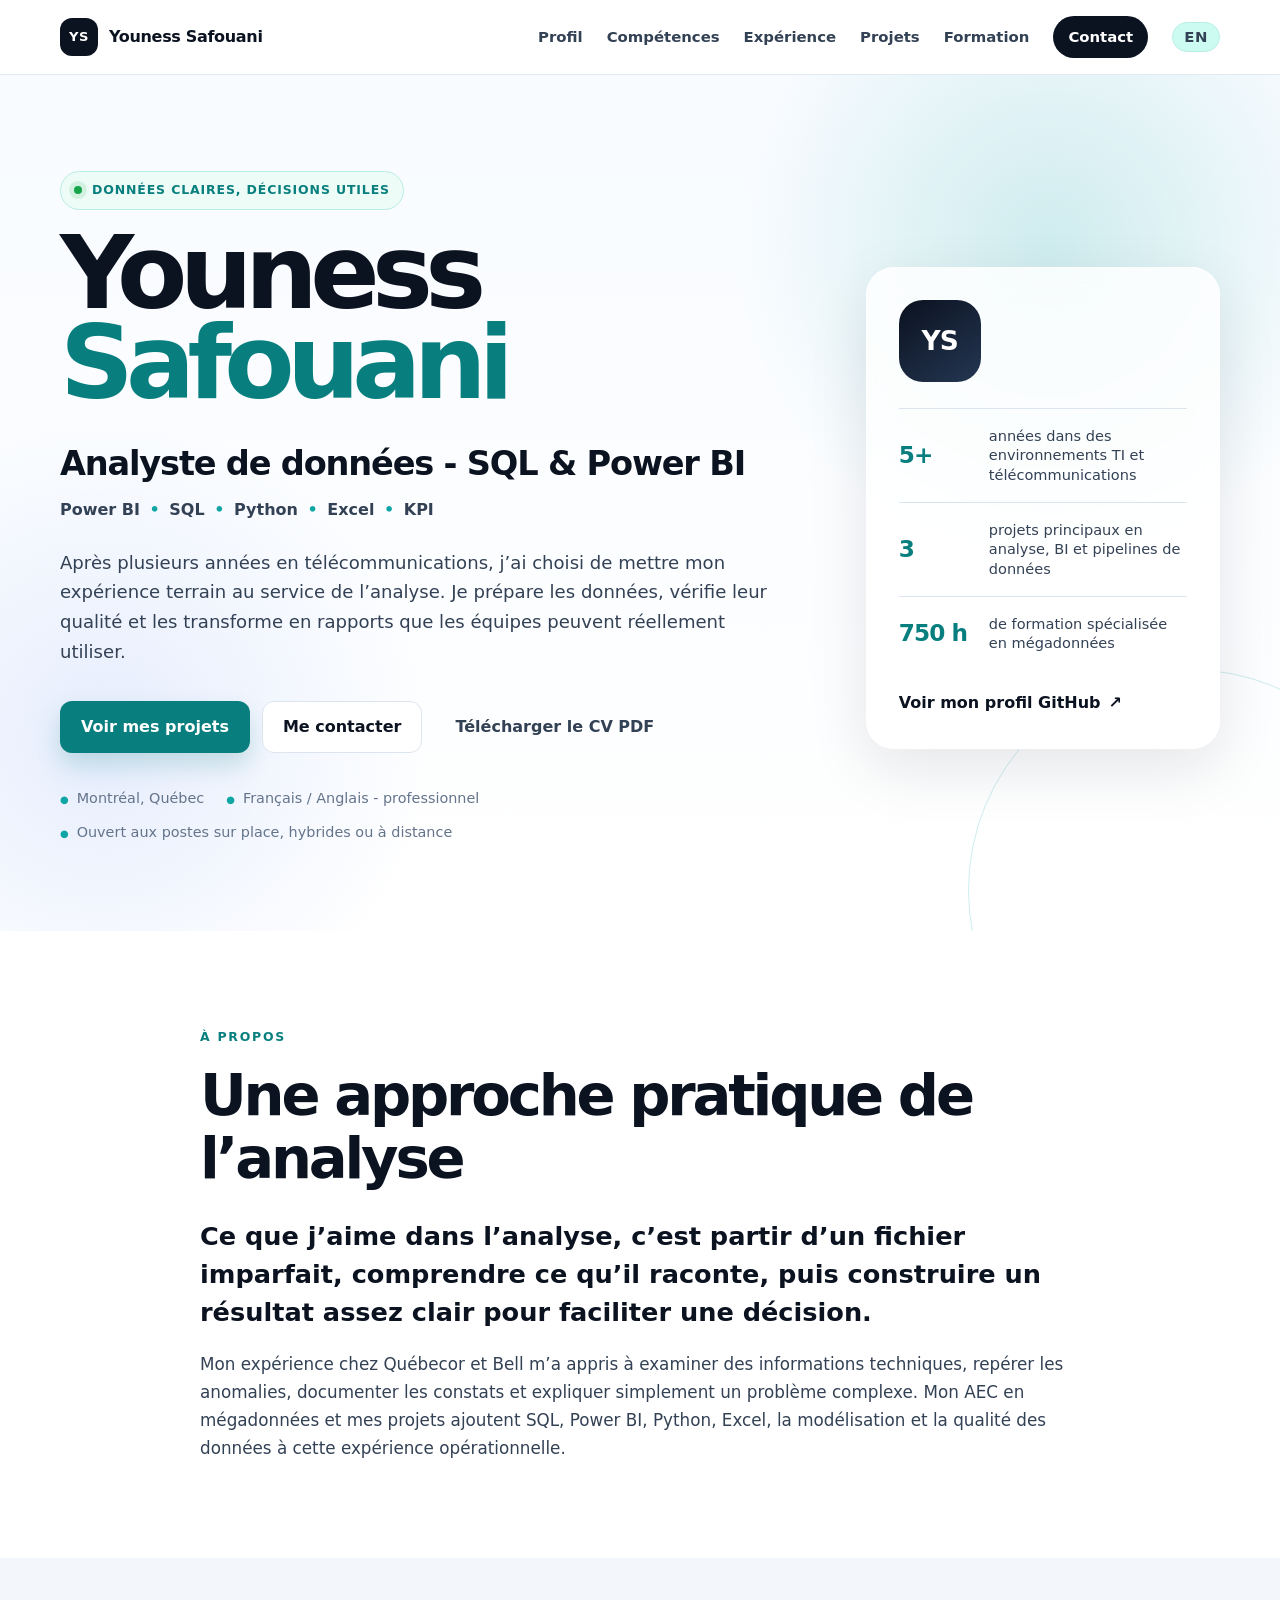
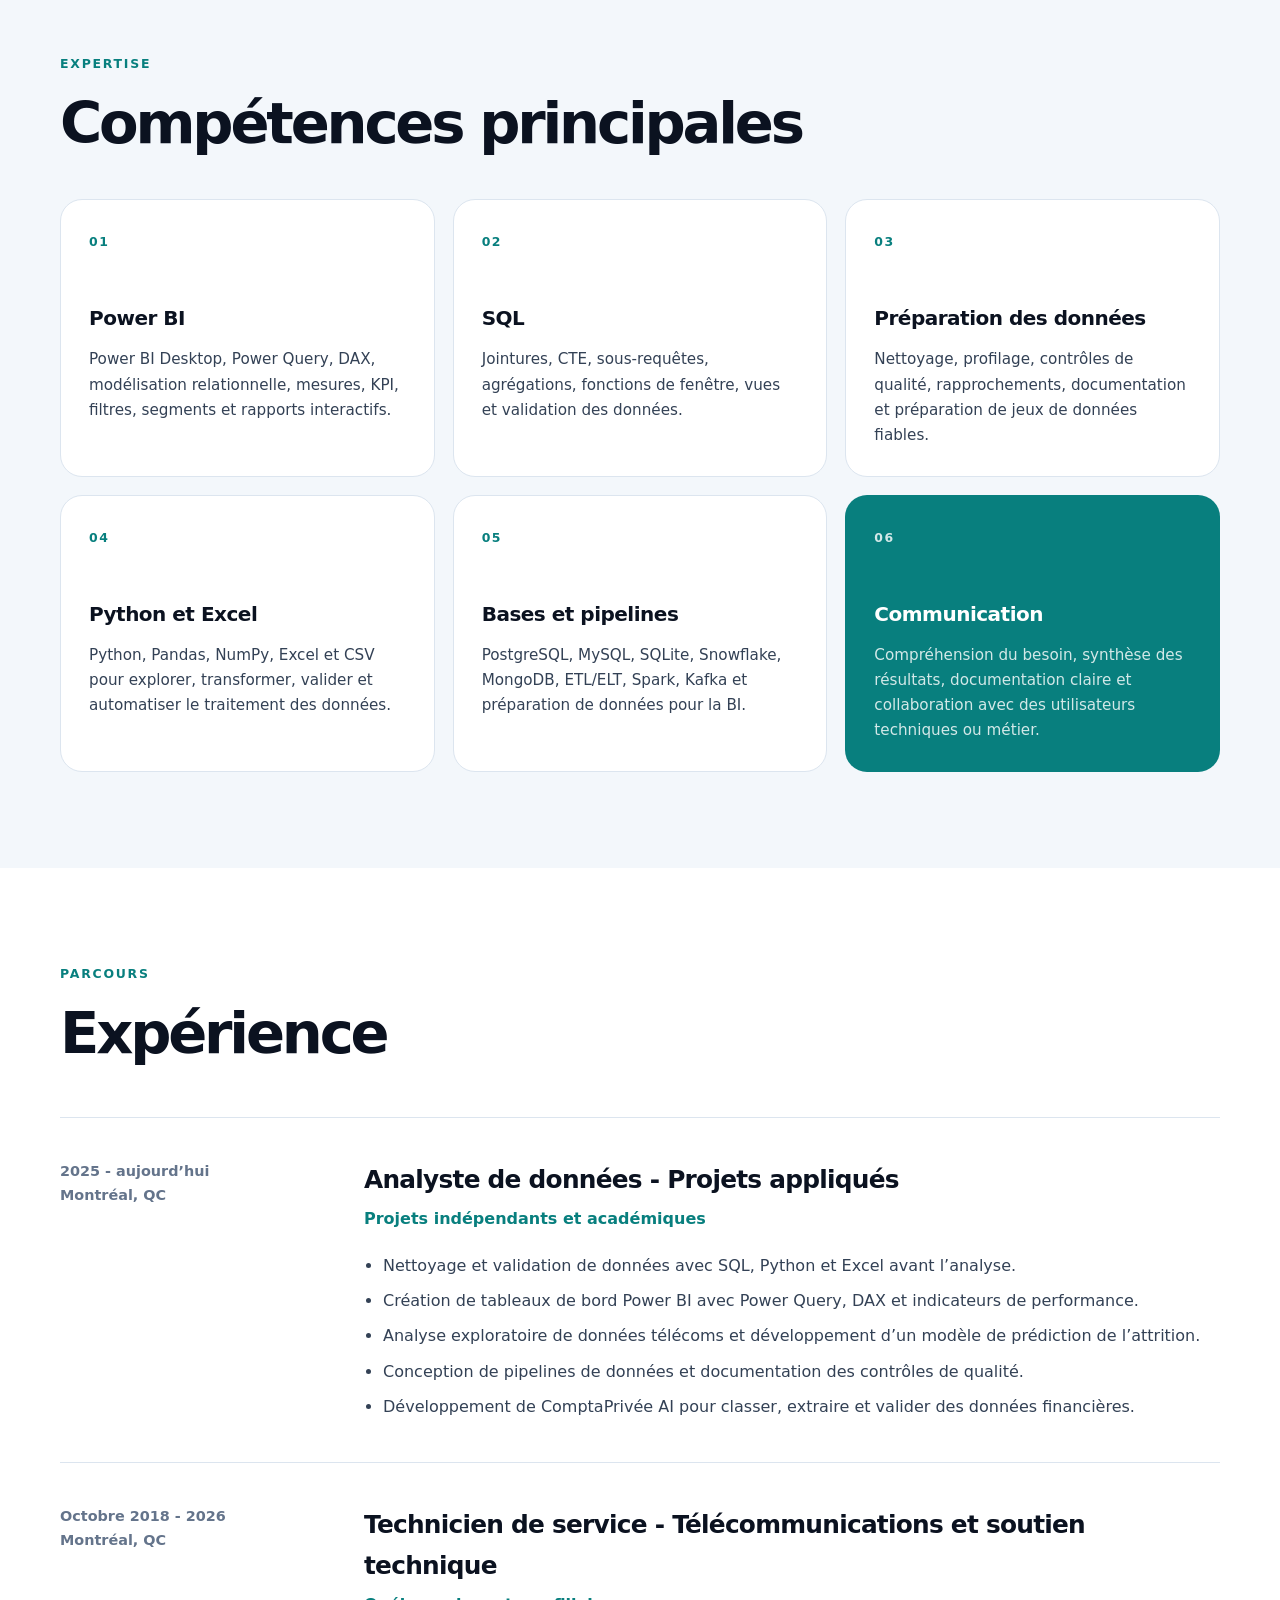
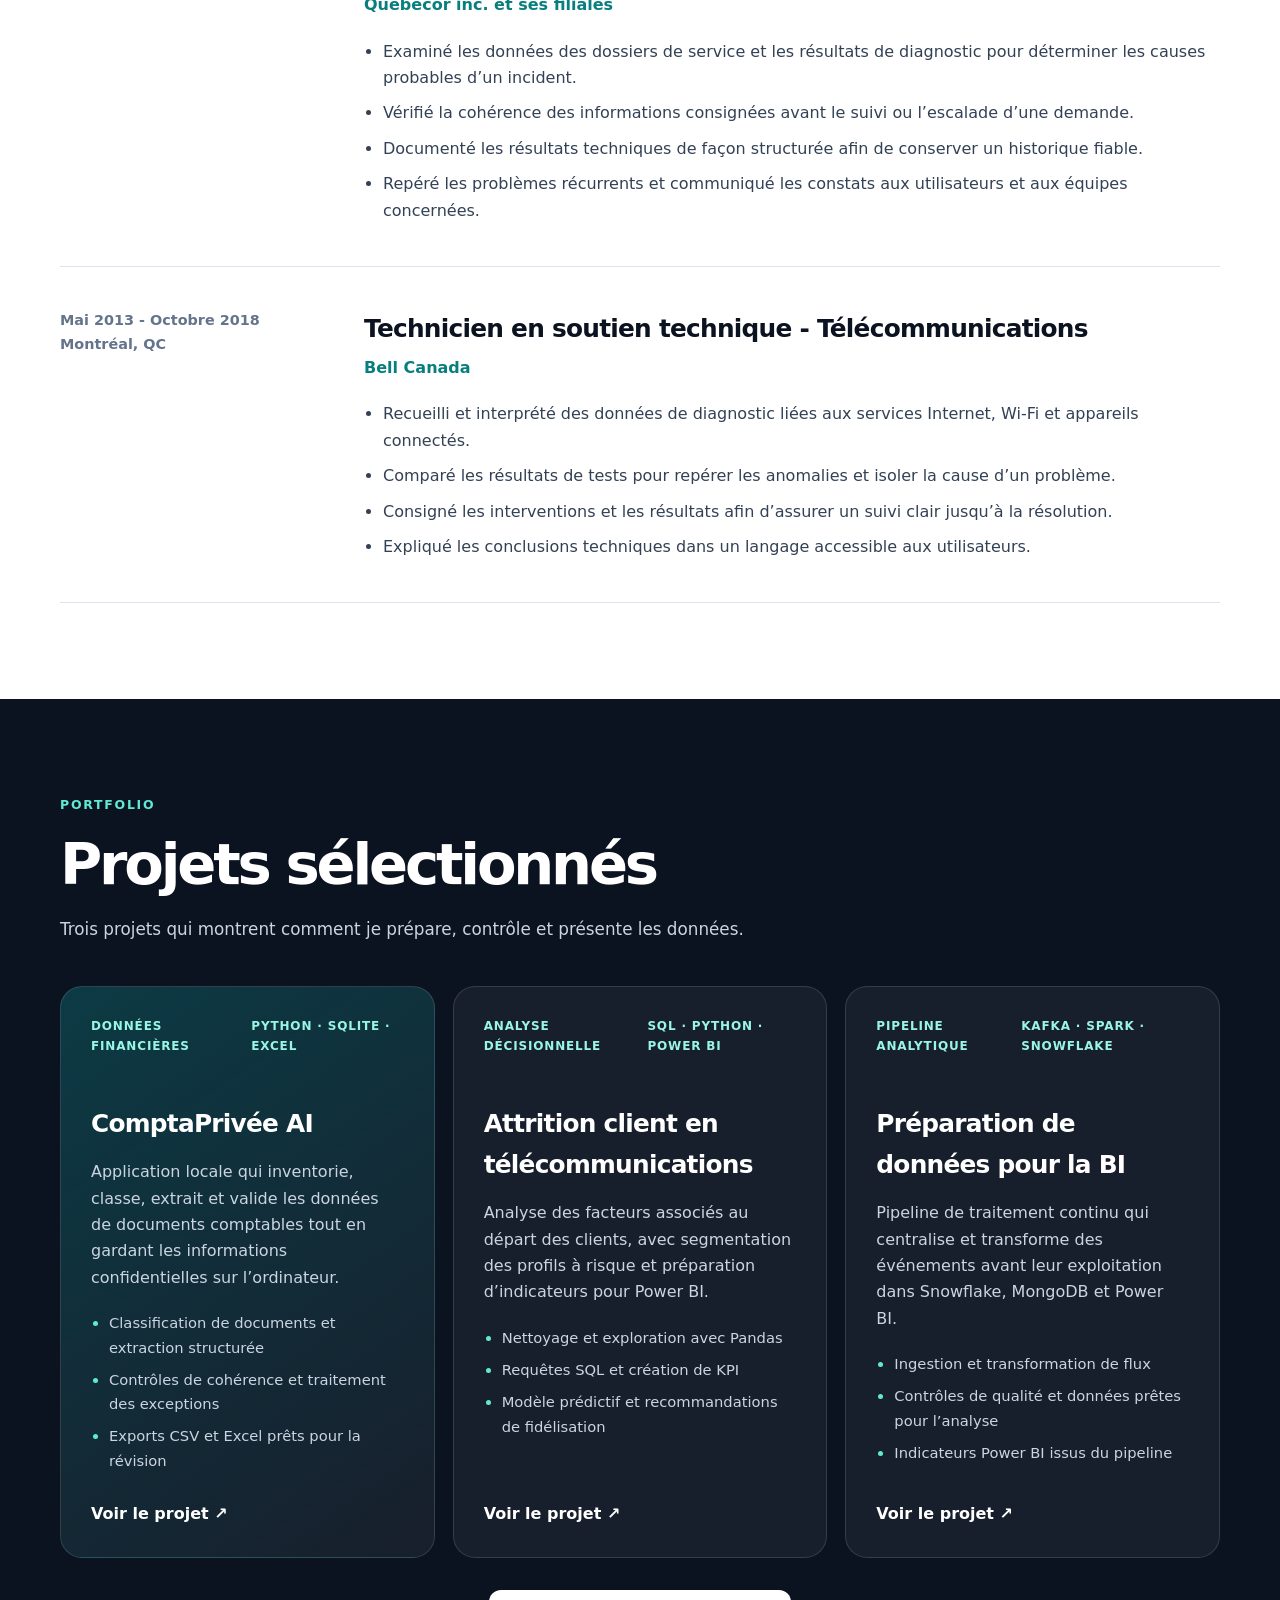
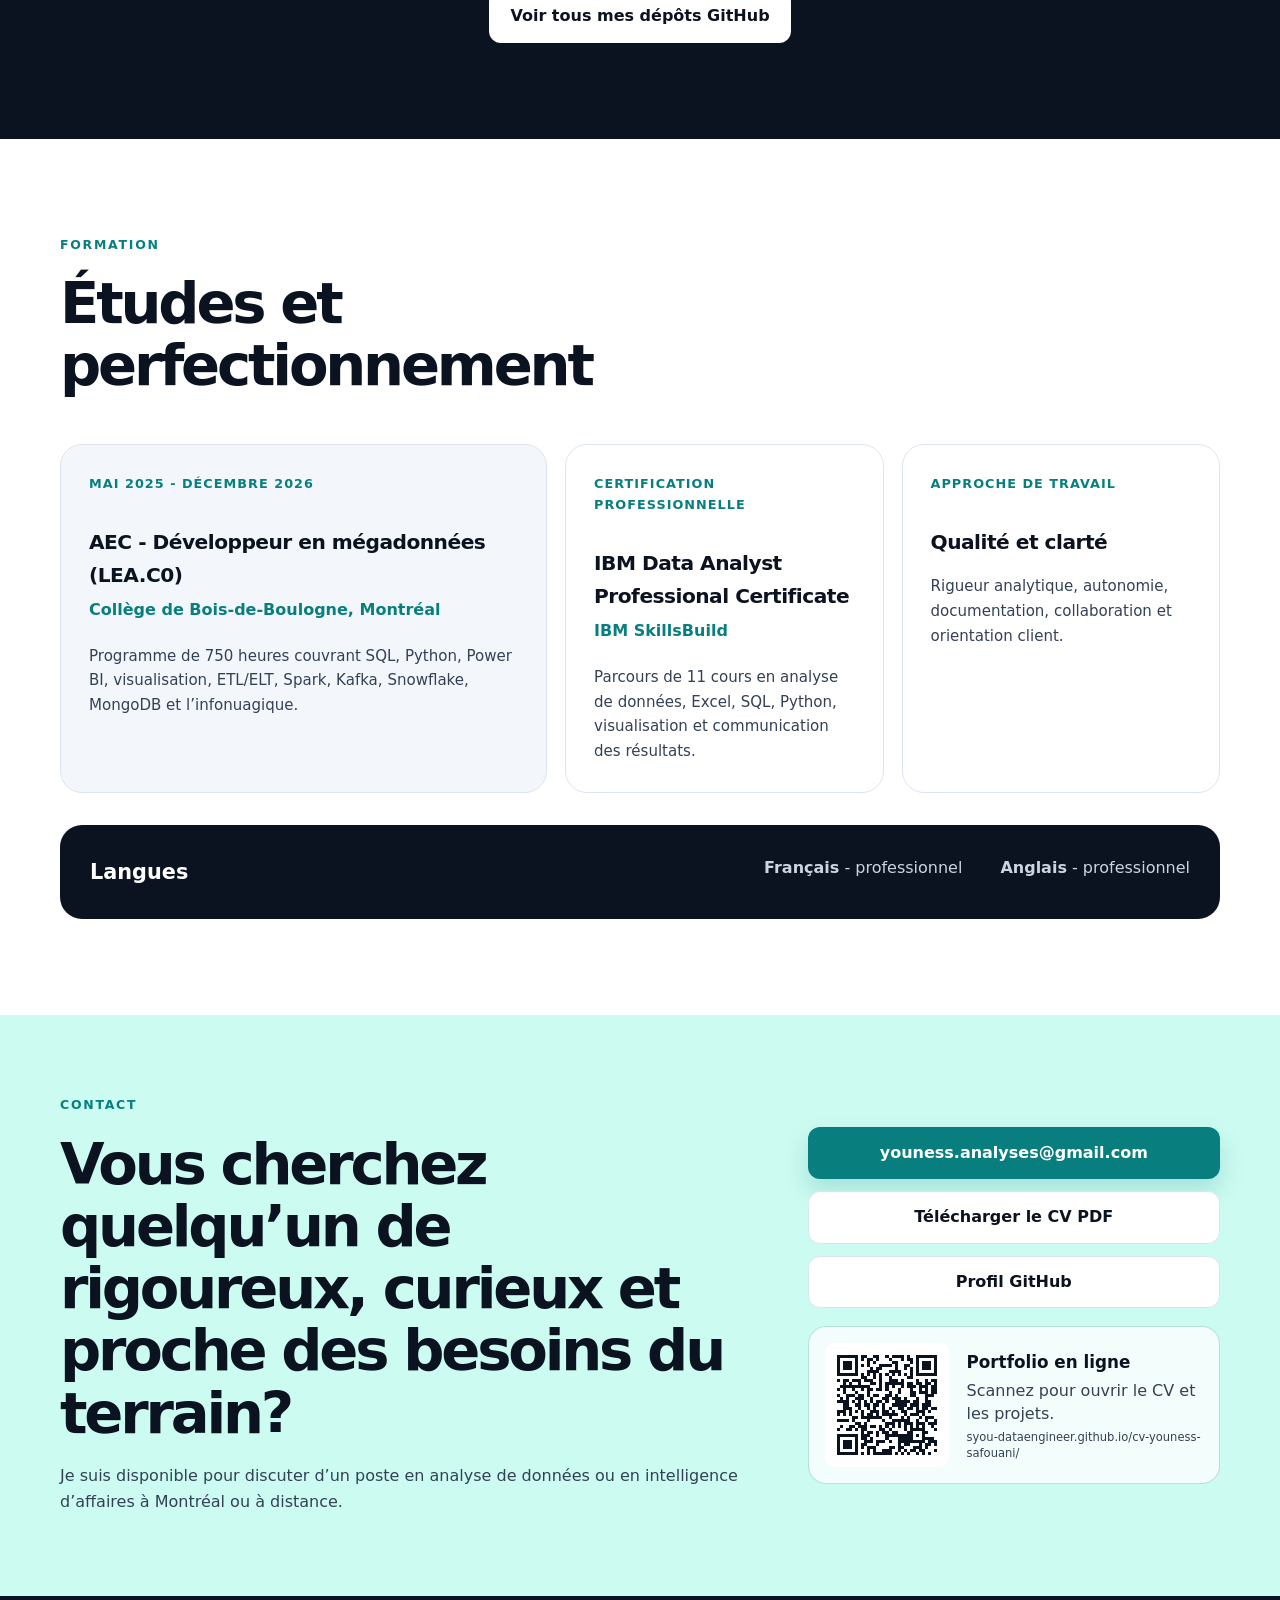
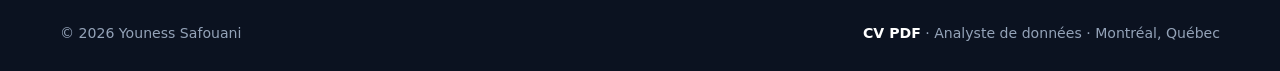
<file: index.html>
<!doctype html>
<html lang="fr-CA">
<head>
  <meta charset="utf-8">
  <meta name="viewport" content="width=device-width, initial-scale=1">
  <meta name="description" content="Portfolio de Youness Safouani, analyste de données à Montréal spécialisé en SQL, Power BI, Python et qualité des données.">
  <meta name="author" content="Youness Safouani">
  <meta name="theme-color" content="#0b1220">
  <meta property="og:title" content="Youness Safouani | Analyste de données">
  <meta property="og:description" content="SQL, Power BI, Python, Excel, KPI et projets d’analyse appliquée.">
  <meta property="og:type" content="website">
  <meta property="og:url" content="https://syou-dataengineer.github.io/cv-youness-safouani/">
  <meta property="og:locale" content="fr_CA">
  <meta property="og:locale:alternate" content="en_CA">
  <link rel="canonical" href="https://syou-dataengineer.github.io/cv-youness-safouani/">
  <link rel="alternate" hreflang="fr-CA" href="https://syou-dataengineer.github.io/cv-youness-safouani/">
  <link rel="alternate" hreflang="en-CA" href="https://syou-dataengineer.github.io/cv-youness-safouani/en.html">
  <link rel="alternate" hreflang="x-default" href="https://syou-dataengineer.github.io/cv-youness-safouani/">
  <link rel="icon" href="favicon.svg" type="image/svg+xml">
  <title>Youness Safouani | Analyste de données</title>
  <link rel="stylesheet" href="styles.css?v=20261112-data-analyst">
  <script type="application/ld+json">
  {
    "@context": "https://schema.org",
    "@type": "Person",
    "name": "Youness Safouani",
    "jobTitle": "Analyste de données",
    "email": "mailto:youness.analyses@gmail.com",
    "address": {
      "@type": "PostalAddress",
      "addressLocality": "Montréal",
      "addressRegion": "QC",
      "addressCountry": "CA"
    },
    "sameAs": [
      "https://github.com/SYou-dataengineer",
      "https://www.linkedin.com/in/yousef-sifawi-9a0787427"
    ]
  }
  </script>
</head>
<body>
  <a class="skip-link" href="#contenu">Aller au contenu</a>

  <header class="site-header">
    <nav class="nav container" aria-label="Navigation principale">
      <a class="brand" href="#accueil" aria-label="Accueil">
        <span class="brand-mark">YS</span>
        <span>Youness Safouani</span>
      </a>
      <div class="mobile-actions" aria-label="Langue et menu">
        <a class="language-switch language-switch-mobile" href="en.html" lang="en" hreflang="en-CA" aria-label="View the English version">EN</a>
        <button class="menu-button" type="button" aria-expanded="false" aria-controls="menu">
          <span class="sr-only">Ouvrir le menu</span>
          <span></span><span></span><span></span>
        </button>
      </div>
      <div class="nav-links" id="menu">
        <a href="#profil">Profil</a>
        <a href="#competences">Compétences</a>
        <a href="#experience">Expérience</a>
        <a href="#projets">Projets</a>
        <a href="#formation">Formation</a>
        <a class="nav-cta" href="#contact">Contact</a>
        <a class="language-switch" href="en.html" lang="en" hreflang="en-CA" aria-label="View the English version">EN</a>
      </div>
    </nav>
  </header>

  <main id="contenu">
    <section class="hero" id="accueil">
      <div class="container hero-grid">
        <div class="hero-copy">
          <p class="eyebrow"><span class="status-dot"></span> Données claires, décisions utiles</p>
          <h1>Youness<br><span>Safouani</span></h1>
          <p class="hero-role">Analyste de données - SQL &amp; Power BI</p>
          <p class="hero-tools">Power BI <span>•</span> SQL <span>•</span> Python <span>•</span> Excel <span>•</span> KPI</p>
          <p class="hero-summary">
            Après plusieurs années en télécommunications, j’ai choisi de mettre mon expérience terrain
            au service de l’analyse. Je prépare les données, vérifie leur qualité et les transforme en
            rapports que les équipes peuvent réellement utiliser.
          </p>
          <div class="hero-actions">
            <a class="button button-primary" href="#projets">Voir mes projets</a>
            <a class="button button-secondary" href="mailto:youness.analyses@gmail.com">Me contacter</a>
            <a class="button button-ghost" href="cv-youness-safouani-fr.pdf" download>Télécharger le CV PDF</a>
          </div>
          <div class="quick-info" aria-label="Informations principales">
            <span>Montréal, Québec</span>
            <span>Français / Anglais - professionnel</span>
            <span>Ouvert aux postes sur place, hybrides ou à distance</span>
          </div>
        </div>

        <aside class="hero-card" aria-label="Résumé professionnel">
          <div class="initials" aria-hidden="true">YS</div>
          <div class="metric">
            <strong>5+</strong>
            <span>années dans des environnements TI et télécommunications</span>
          </div>
          <div class="metric">
            <strong>3</strong>
            <span>projets principaux en analyse, BI et pipelines de données</span>
          </div>
          <div class="metric">
            <strong>750 h</strong>
            <span>de formation spécialisée en mégadonnées</span>
          </div>
          <a class="github-link" href="https://github.com/SYou-dataengineer" target="_blank" rel="noopener">
            Voir mon profil GitHub <span aria-hidden="true">↗</span>
          </a>
        </aside>
      </div>
    </section>

    <section class="section" id="profil">
      <div class="container narrow">
        <p class="section-kicker">À propos</p>
        <h2>Une approche pratique de l’analyse</h2>
        <p class="lead">
          Ce que j’aime dans l’analyse, c’est partir d’un fichier imparfait, comprendre ce qu’il raconte,
          puis construire un résultat assez clair pour faciliter une décision.
        </p>
        <p>
          Mon expérience chez Québecor et Bell m’a appris à examiner des informations techniques,
          repérer les anomalies, documenter les constats et expliquer simplement un problème complexe.
          Mon AEC en mégadonnées et mes projets ajoutent SQL, Power BI, Python, Excel, la modélisation
          et la qualité des données à cette expérience opérationnelle.
        </p>
      </div>
    </section>

    <section class="section section-tinted" id="competences">
      <div class="container">
        <p class="section-kicker">Expertise</p>
        <h2>Compétences principales</h2>
        <div class="skills-grid">
          <article class="skill-card">
            <span class="card-number">01</span>
            <h3>Power BI</h3>
            <p>Power BI Desktop, Power Query, DAX, modélisation relationnelle, mesures, KPI, filtres, segments et rapports interactifs.</p>
          </article>
          <article class="skill-card">
            <span class="card-number">02</span>
            <h3>SQL</h3>
            <p>Jointures, CTE, sous-requêtes, agrégations, fonctions de fenêtre, vues et validation des données.</p>
          </article>
          <article class="skill-card">
            <span class="card-number">03</span>
            <h3>Préparation des données</h3>
            <p>Nettoyage, profilage, contrôles de qualité, rapprochements, documentation et préparation de jeux de données fiables.</p>
          </article>
          <article class="skill-card">
            <span class="card-number">04</span>
            <h3>Python et Excel</h3>
            <p>Python, Pandas, NumPy, Excel et CSV pour explorer, transformer, valider et automatiser le traitement des données.</p>
          </article>
          <article class="skill-card">
            <span class="card-number">05</span>
            <h3>Bases et pipelines</h3>
            <p>PostgreSQL, MySQL, SQLite, Snowflake, MongoDB, ETL/ELT, Spark, Kafka et préparation de données pour la BI.</p>
          </article>
          <article class="skill-card accent-card">
            <span class="card-number">06</span>
            <h3>Communication</h3>
            <p>Compréhension du besoin, synthèse des résultats, documentation claire et collaboration avec des utilisateurs techniques ou métier.</p>
          </article>
        </div>
      </div>
    </section>

    <section class="section" id="experience">
      <div class="container">
        <p class="section-kicker">Parcours</p>
        <h2>Expérience</h2>
        <div class="timeline">
          <article class="timeline-item">
            <div class="timeline-meta">
              <span>2025 - aujourd’hui</span>
              <span>Montréal, QC</span>
            </div>
            <div class="timeline-content">
              <h3>Analyste de données - Projets appliqués</h3>
              <p class="organization">Projets indépendants et académiques</p>
              <ul>
                <li>Nettoyage et validation de données avec SQL, Python et Excel avant l’analyse.</li>
                <li>Création de tableaux de bord Power BI avec Power Query, DAX et indicateurs de performance.</li>
                <li>Analyse exploratoire de données télécoms et développement d’un modèle de prédiction de l’attrition.</li>
                <li>Conception de pipelines de données et documentation des contrôles de qualité.</li>
                <li>Développement de ComptaPrivée AI pour classer, extraire et valider des données financières.</li>
              </ul>
            </div>
          </article>

          <article class="timeline-item">
            <div class="timeline-meta">
              <span>Octobre 2018 - 2026</span>
              <span>Montréal, QC</span>
            </div>
            <div class="timeline-content">
              <h3>Technicien de service - Télécommunications et soutien technique</h3>
              <p class="organization">Québecor inc. et ses filiales</p>
              <ul>
                <li>Examiné les données des dossiers de service et les résultats de diagnostic pour déterminer les causes probables d’un incident.</li>
                <li>Vérifié la cohérence des informations consignées avant le suivi ou l’escalade d’une demande.</li>
                <li>Documenté les résultats techniques de façon structurée afin de conserver un historique fiable.</li>
                <li>Repéré les problèmes récurrents et communiqué les constats aux utilisateurs et aux équipes concernées.</li>
              </ul>
            </div>
          </article>

          <article class="timeline-item">
            <div class="timeline-meta">
              <span>Mai 2013 - Octobre 2018</span>
              <span>Montréal, QC</span>
            </div>
            <div class="timeline-content">
              <h3>Technicien en soutien technique - Télécommunications</h3>
              <p class="organization">Bell Canada</p>
              <ul>
                <li>Recueilli et interprété des données de diagnostic liées aux services Internet, Wi-Fi et appareils connectés.</li>
                <li>Comparé les résultats de tests pour repérer les anomalies et isoler la cause d’un problème.</li>
                <li>Consigné les interventions et les résultats afin d’assurer un suivi clair jusqu’à la résolution.</li>
                <li>Expliqué les conclusions techniques dans un langage accessible aux utilisateurs.</li>
              </ul>
            </div>
          </article>
        </div>
      </div>
    </section>

    <section class="section section-dark" id="projets">
      <div class="container">
        <p class="section-kicker">Portfolio</p>
        <h2>Projets sélectionnés</h2>
        <p class="section-intro">Trois projets qui montrent comment je prépare, contrôle et présente les données.</p>
        <div class="projects-grid">
          <article class="project-card featured">
            <div class="project-topline">
              <span>Données financières</span>
              <span>Python · SQLite · Excel</span>
            </div>
            <h3>ComptaPrivée AI</h3>
            <p>Application locale qui inventorie, classe, extrait et valide les données de documents comptables tout en gardant les informations confidentielles sur l’ordinateur.</p>
            <ul class="project-highlights">
              <li>Classification de documents et extraction structurée</li>
              <li>Contrôles de cohérence et traitement des exceptions</li>
              <li>Exports CSV et Excel prêts pour la révision</li>
            </ul>
            <a href="https://github.com/SYou-dataengineer/comptaprivee-ai" target="_blank" rel="noopener">Voir le projet <span aria-hidden="true">↗</span></a>
          </article>

          <article class="project-card">
            <div class="project-topline">
              <span>Analyse décisionnelle</span>
              <span>SQL · Python · Power BI</span>
            </div>
            <h3>Attrition client en télécommunications</h3>
            <p>Analyse des facteurs associés au départ des clients, avec segmentation des profils à risque et préparation d’indicateurs pour Power BI.</p>
            <ul class="project-highlights">
              <li>Nettoyage et exploration avec Pandas</li>
              <li>Requêtes SQL et création de KPI</li>
              <li>Modèle prédictif et recommandations de fidélisation</li>
            </ul>
            <a href="https://github.com/SYou-dataengineer/telecom-churn-analysis" target="_blank" rel="noopener">Voir le projet <span aria-hidden="true">↗</span></a>
          </article>

          <article class="project-card">
            <div class="project-topline">
              <span>Pipeline analytique</span>
              <span>Kafka · Spark · Snowflake</span>
            </div>
            <h3>Préparation de données pour la BI</h3>
            <p>Pipeline de traitement continu qui centralise et transforme des événements avant leur exploitation dans Snowflake, MongoDB et Power BI.</p>
            <ul class="project-highlights">
              <li>Ingestion et transformation de flux</li>
              <li>Contrôles de qualité et données prêtes pour l’analyse</li>
              <li>Indicateurs Power BI issus du pipeline</li>
            </ul>
            <a href="https://github.com/SYou-dataengineer/kafka-stream-processing-project" target="_blank" rel="noopener">Voir le projet <span aria-hidden="true">↗</span></a>
          </article>
        </div>
        <div class="section-action">
          <a class="button button-light" href="https://github.com/SYou-dataengineer?tab=repositories" target="_blank" rel="noopener">Voir tous mes dépôts GitHub</a>
        </div>
      </div>
    </section>

    <section class="section" id="formation">
      <div class="container">
        <p class="section-kicker">Formation</p>
        <h2>Études et perfectionnement</h2>
        <div class="education-grid">
          <article class="education-card primary-education">
            <p class="education-date">Mai 2025 - Décembre 2026</p>
            <h3>AEC - Développeur en mégadonnées (LEA.C0)</h3>
            <p class="organization">Collège de Bois-de-Boulogne, Montréal</p>
            <p>Programme de 750 heures couvrant SQL, Python, Power BI, visualisation, ETL/ELT, Spark, Kafka, Snowflake, MongoDB et l’infonuagique.</p>
          </article>
          <article class="education-card">
            <p class="education-date">Certification professionnelle</p>
            <h3>IBM Data Analyst Professional Certificate</h3>
            <p class="organization">IBM SkillsBuild</p>
            <p>Parcours de 11 cours en analyse de données, Excel, SQL, Python, visualisation et communication des résultats.</p>
          </article>
          <article class="education-card">
            <p class="education-date">Approche de travail</p>
            <h3>Qualité et clarté</h3>
            <p>Rigueur analytique, autonomie, documentation, collaboration et orientation client.</p>
          </article>
        </div>

        <div class="languages">
          <h3>Langues</h3>
          <div>
            <span><strong>Français</strong> - professionnel</span>
            <span><strong>Anglais</strong> - professionnel</span>
          </div>
        </div>
      </div>
    </section>

    <section class="contact-section" id="contact">
      <div class="container contact-inner">
        <div>
          <p class="section-kicker">Contact</p>
          <h2>Vous cherchez quelqu’un de rigoureux, curieux et proche des besoins du terrain?</h2>
          <p>Je suis disponible pour discuter d’un poste en analyse de données ou en intelligence d’affaires à Montréal ou à distance.</p>
        </div>
        <div class="contact-panel">
          <div class="contact-actions">
            <a class="button button-primary" href="mailto:youness.analyses@gmail.com">youness.analyses@gmail.com</a>
            <a class="button button-secondary" href="cv-youness-safouani-fr.pdf" download>Télécharger le CV PDF</a>
            <a class="button button-secondary" href="https://github.com/SYou-dataengineer" target="_blank" rel="noopener">Profil GitHub</a>
          </div>
          <a class="qr-card" href="https://syou-dataengineer.github.io/cv-youness-safouani/" aria-label="Ouvrir le portfolio de Youness Safouani">
            <img class="qr-image" src="qr-portfolio.svg" alt="QR code vers le portfolio de Youness Safouani" width="124" height="124">
            <span class="qr-copy">
              <strong>Portfolio en ligne</strong>
              <span>Scannez pour ouvrir le CV et les projets.</span>
              <small>syou-dataengineer.github.io/cv-youness-safouani/</small>
            </span>
          </a>
        </div>
      </div>
    </section>
  </main>

  <footer>
    <div class="container footer-inner">
      <p>© <span id="year">2026</span> Youness Safouani</p>
      <p><a class="footer-link" href="cv-youness-safouani-fr.pdf" download>CV PDF</a> · Analyste de données · Montréal, Québec</p>
    </div>
  </footer>

  <script src="script.js"></script>
</body>
</html>
</file>
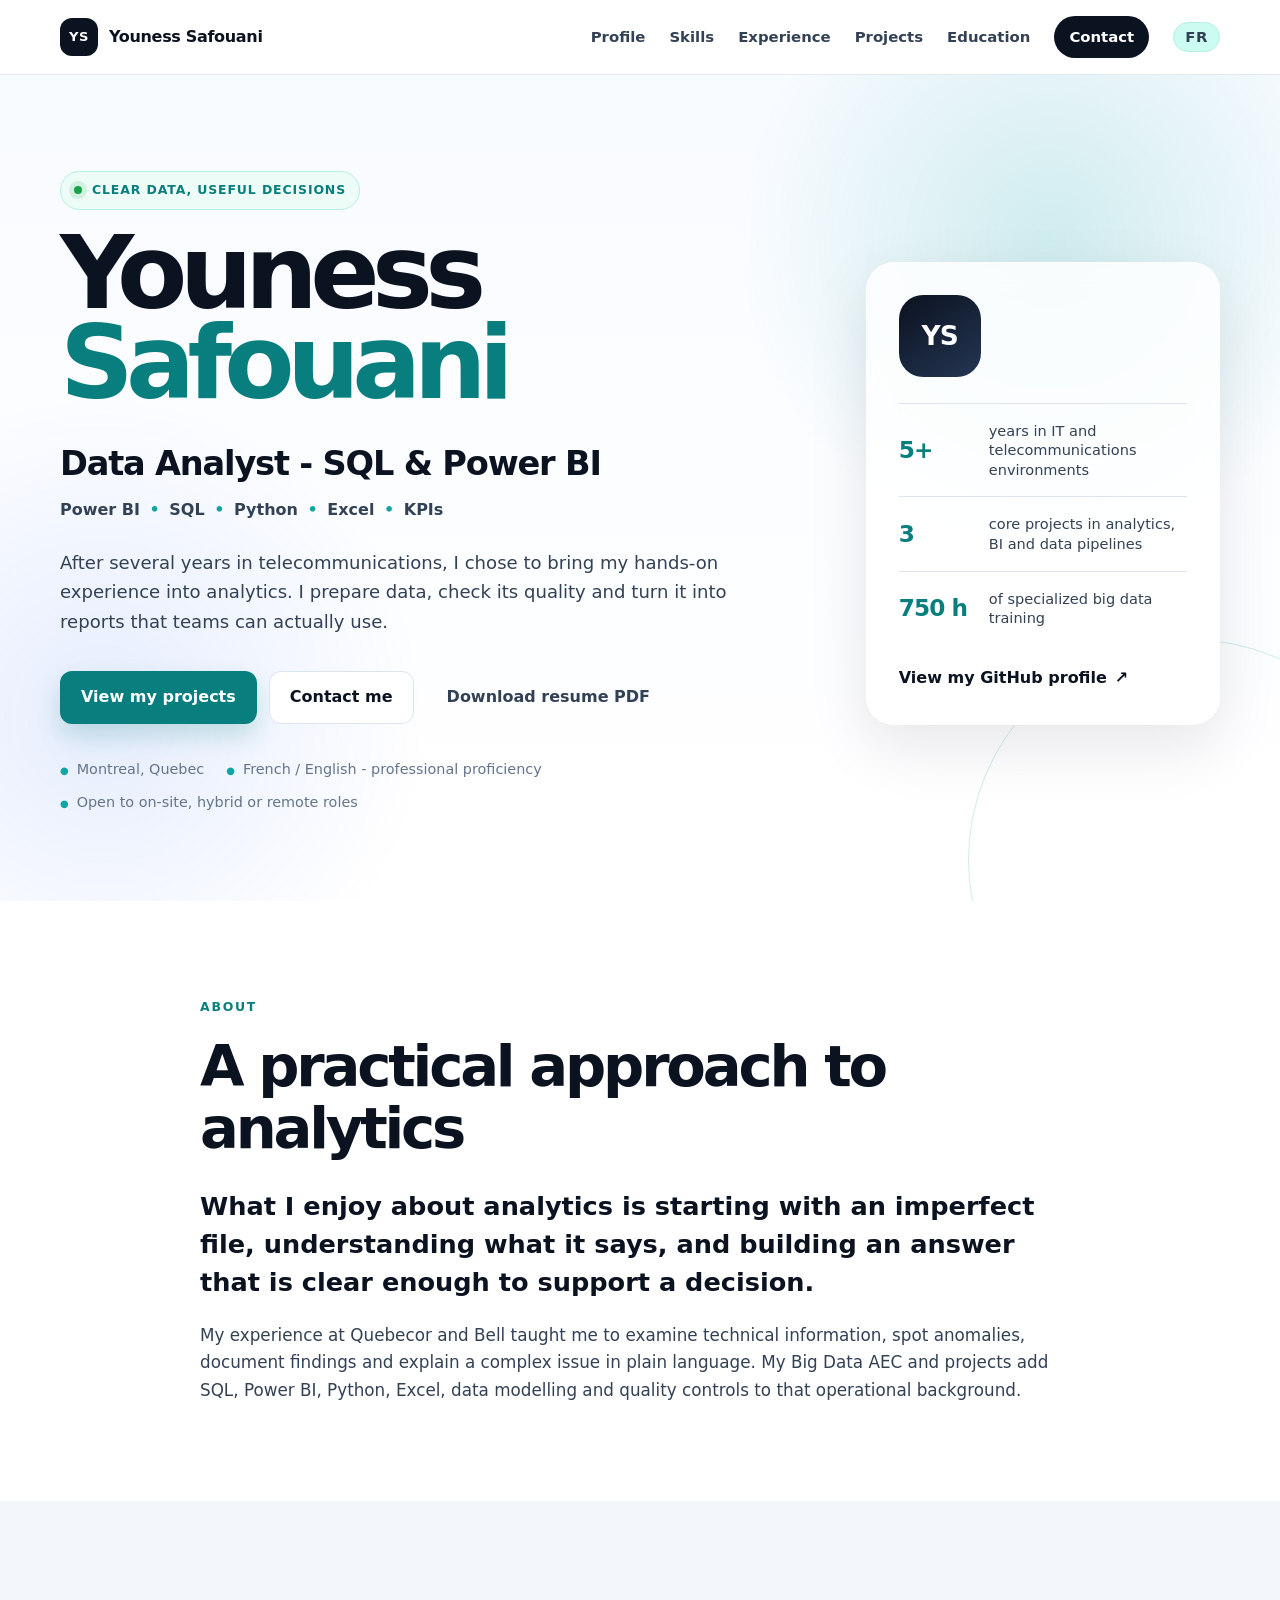
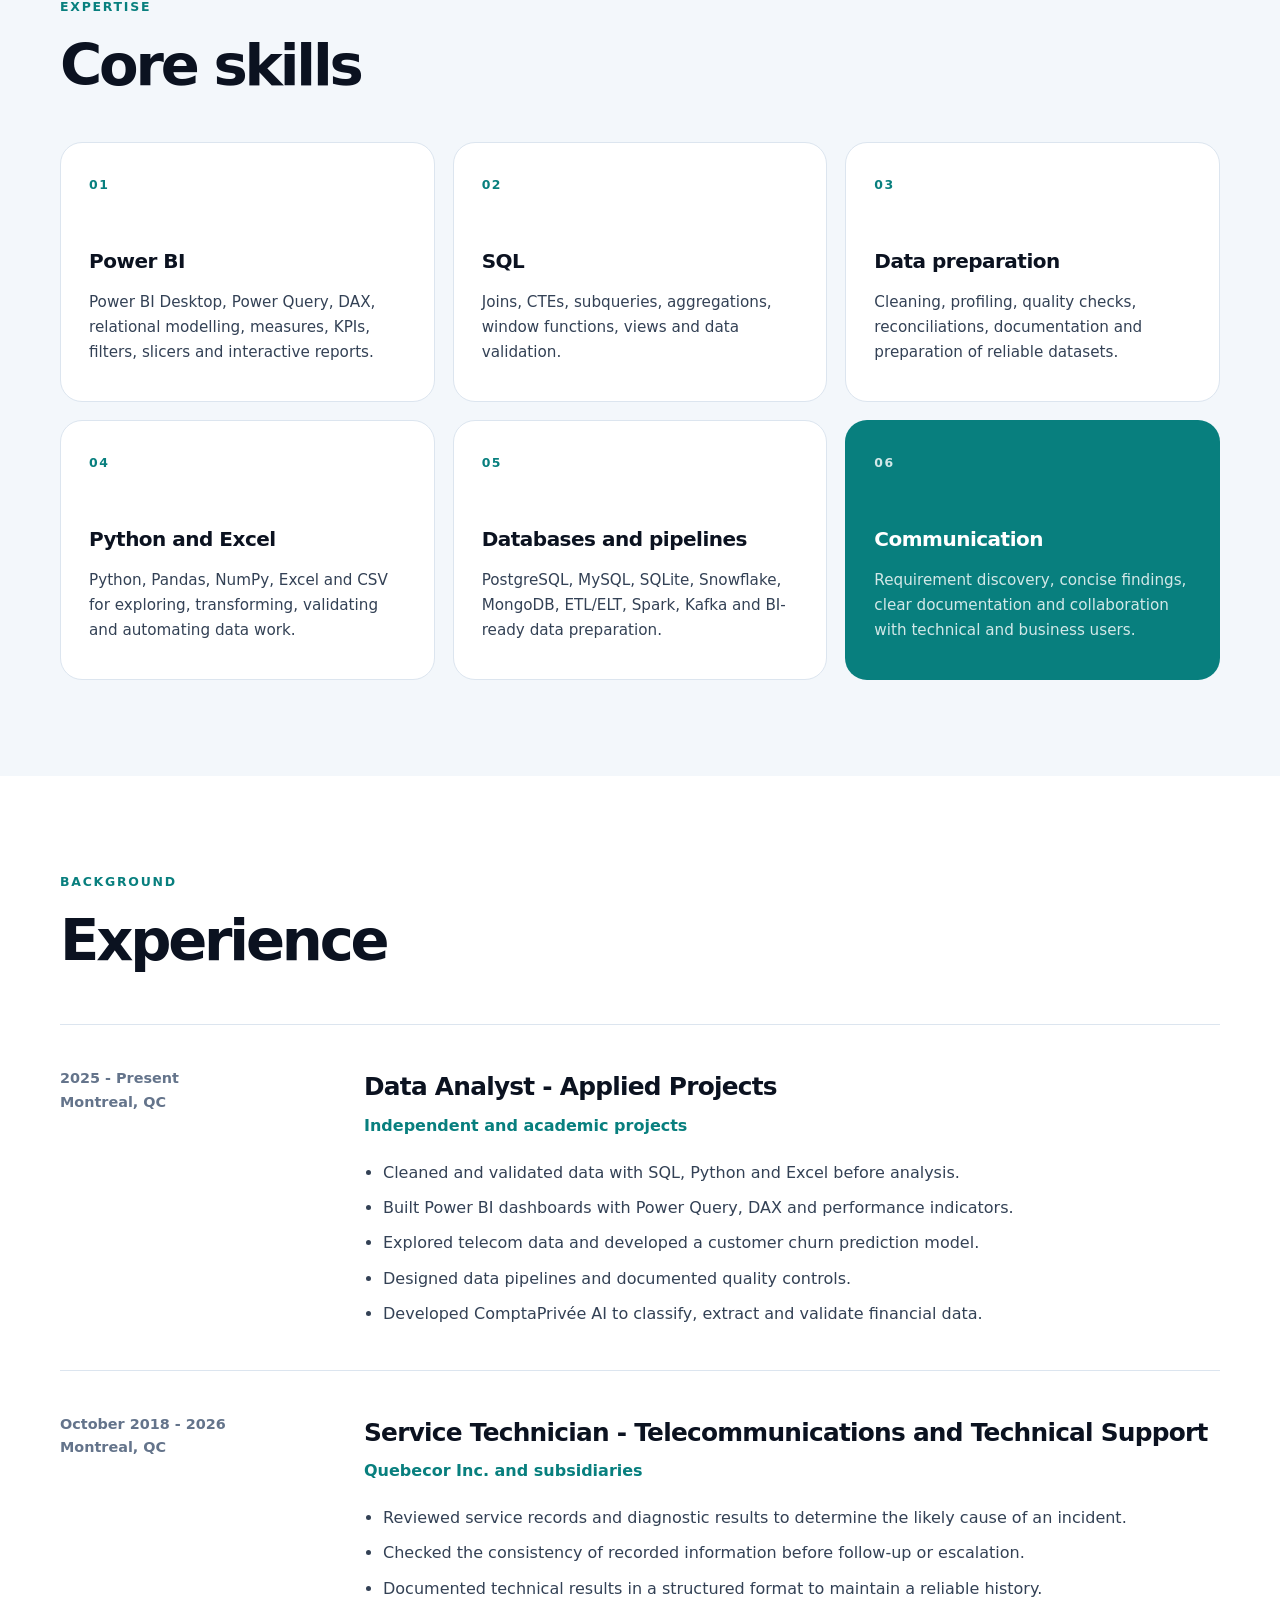
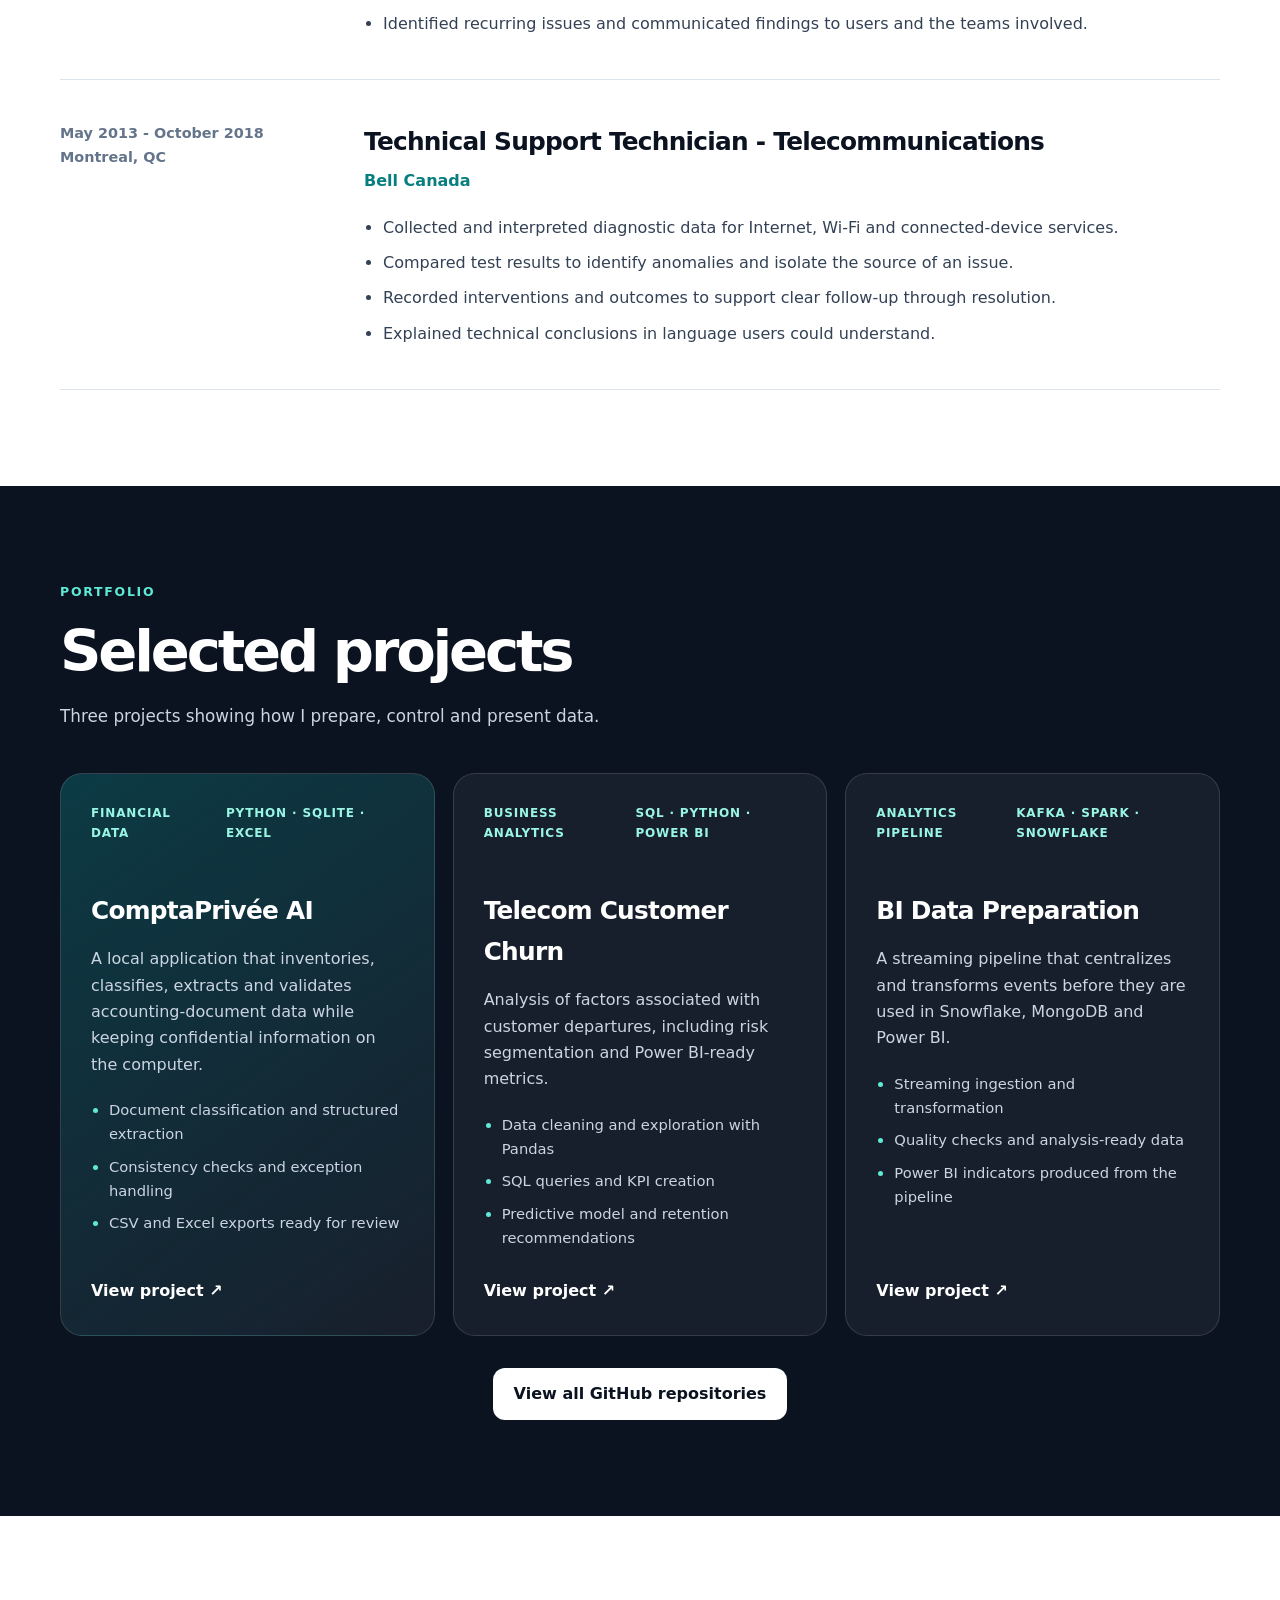
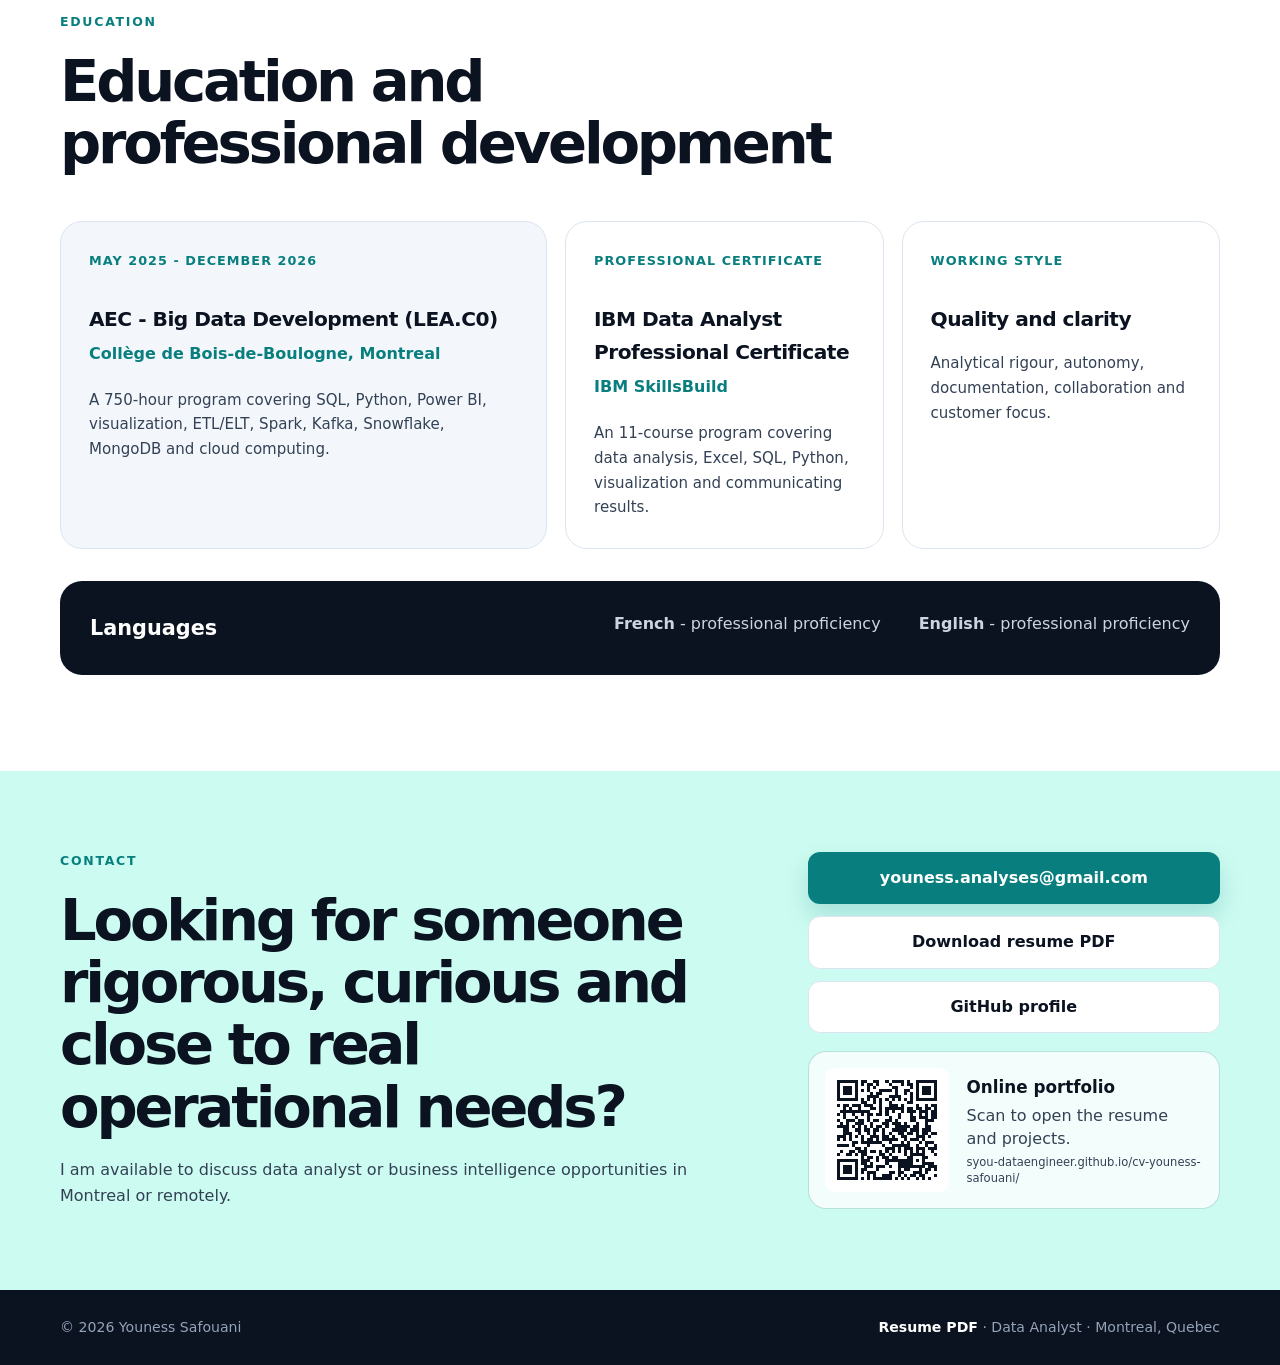
<file: en.html>
<!doctype html>
<html lang="en-CA">
<head>
  <meta charset="utf-8">
  <meta name="viewport" content="width=device-width, initial-scale=1">
  <meta name="description" content="Portfolio of Youness Safouani, a Montreal data analyst focused on SQL, Power BI, Python and data quality.">
  <meta name="author" content="Youness Safouani">
  <meta name="theme-color" content="#0b1220">
  <meta property="og:title" content="Youness Safouani | Data Analyst">
  <meta property="og:description" content="SQL, Power BI, Python, Excel, KPIs and applied data projects.">
  <meta property="og:type" content="website">
  <meta property="og:url" content="https://syou-dataengineer.github.io/cv-youness-safouani/en.html">
  <meta property="og:locale" content="en_CA">
  <meta property="og:locale:alternate" content="fr_CA">
  <link rel="canonical" href="https://syou-dataengineer.github.io/cv-youness-safouani/en.html">
  <link rel="alternate" hreflang="fr-CA" href="https://syou-dataengineer.github.io/cv-youness-safouani/">
  <link rel="alternate" hreflang="en-CA" href="https://syou-dataengineer.github.io/cv-youness-safouani/en.html">
  <link rel="alternate" hreflang="x-default" href="https://syou-dataengineer.github.io/cv-youness-safouani/">
  <link rel="icon" href="favicon.svg" type="image/svg+xml">
  <title>Youness Safouani | Data Analyst</title>
  <link rel="stylesheet" href="styles.css?v=20261112-data-analyst">
  <script type="application/ld+json">
  {
    "@context": "https://schema.org",
    "@type": "Person",
    "name": "Youness Safouani",
    "jobTitle": "Data Analyst",
    "email": "mailto:youness.analyses@gmail.com",
    "address": {
      "@type": "PostalAddress",
      "addressLocality": "Montreal",
      "addressRegion": "QC",
      "addressCountry": "CA"
    },
    "sameAs": [
      "https://github.com/SYou-dataengineer",
      "https://www.linkedin.com/in/yousef-sifawi-9a0787427"
    ]
  }
  </script>
</head>
<body>
  <a class="skip-link" href="#content">Skip to content</a>

  <header class="site-header">
    <nav class="nav container" aria-label="Main navigation">
      <a class="brand" href="#home" aria-label="Home">
        <span class="brand-mark">YS</span>
        <span>Youness Safouani</span>
      </a>
      <div class="mobile-actions" aria-label="Language and menu">
        <a class="language-switch language-switch-mobile" href="index.html" lang="fr" hreflang="fr-CA" aria-label="Voir la version française">FR</a>
        <button class="menu-button" type="button" aria-expanded="false" aria-controls="menu">
          <span class="sr-only">Open menu</span>
          <span></span><span></span><span></span>
        </button>
      </div>
      <div class="nav-links" id="menu">
        <a href="#profile">Profile</a>
        <a href="#skills">Skills</a>
        <a href="#experience">Experience</a>
        <a href="#projects">Projects</a>
        <a href="#education">Education</a>
        <a class="nav-cta" href="#contact">Contact</a>
        <a class="language-switch" href="index.html" lang="fr" hreflang="fr-CA" aria-label="Voir la version française">FR</a>
      </div>
    </nav>
  </header>

  <main id="content">
    <section class="hero" id="home">
      <div class="container hero-grid">
        <div class="hero-copy">
          <p class="eyebrow"><span class="status-dot"></span> Clear data, useful decisions</p>
          <h1>Youness<br><span>Safouani</span></h1>
          <p class="hero-role">Data Analyst - SQL &amp; Power BI</p>
          <p class="hero-tools">Power BI <span>•</span> SQL <span>•</span> Python <span>•</span> Excel <span>•</span> KPIs</p>
          <p class="hero-summary">
            After several years in telecommunications, I chose to bring my hands-on experience into analytics.
            I prepare data, check its quality and turn it into reports that teams can actually use.
          </p>
          <div class="hero-actions">
            <a class="button button-primary" href="#projects">View my projects</a>
            <a class="button button-secondary" href="mailto:youness.analyses@gmail.com">Contact me</a>
            <a class="button button-ghost" href="cv-youness-safouani-en.pdf" download>Download resume PDF</a>
          </div>
          <div class="quick-info" aria-label="Key information">
            <span>Montreal, Quebec</span>
            <span>French / English - professional proficiency</span>
            <span>Open to on-site, hybrid or remote roles</span>
          </div>
        </div>

        <aside class="hero-card" aria-label="Professional summary">
          <div class="initials" aria-hidden="true">YS</div>
          <div class="metric">
            <strong>5+</strong>
            <span>years in IT and telecommunications environments</span>
          </div>
          <div class="metric">
            <strong>3</strong>
            <span>core projects in analytics, BI and data pipelines</span>
          </div>
          <div class="metric">
            <strong>750 h</strong>
            <span>of specialized big data training</span>
          </div>
          <a class="github-link" href="https://github.com/SYou-dataengineer" target="_blank" rel="noopener">
            View my GitHub profile <span aria-hidden="true">↗</span>
          </a>
        </aside>
      </div>
    </section>

    <section class="section" id="profile">
      <div class="container narrow">
        <p class="section-kicker">About</p>
        <h2>A practical approach to analytics</h2>
        <p class="lead">
          What I enjoy about analytics is starting with an imperfect file, understanding what it says,
          and building an answer that is clear enough to support a decision.
        </p>
        <p>
          My experience at Quebecor and Bell taught me to examine technical information, spot anomalies,
          document findings and explain a complex issue in plain language. My Big Data AEC and projects add
          SQL, Power BI, Python, Excel, data modelling and quality controls to that operational background.
        </p>
      </div>
    </section>

    <section class="section section-tinted" id="skills">
      <div class="container">
        <p class="section-kicker">Expertise</p>
        <h2>Core skills</h2>
        <div class="skills-grid">
          <article class="skill-card">
            <span class="card-number">01</span>
            <h3>Power BI</h3>
            <p>Power BI Desktop, Power Query, DAX, relational modelling, measures, KPIs, filters, slicers and interactive reports.</p>
          </article>
          <article class="skill-card">
            <span class="card-number">02</span>
            <h3>SQL</h3>
            <p>Joins, CTEs, subqueries, aggregations, window functions, views and data validation.</p>
          </article>
          <article class="skill-card">
            <span class="card-number">03</span>
            <h3>Data preparation</h3>
            <p>Cleaning, profiling, quality checks, reconciliations, documentation and preparation of reliable datasets.</p>
          </article>
          <article class="skill-card">
            <span class="card-number">04</span>
            <h3>Python and Excel</h3>
            <p>Python, Pandas, NumPy, Excel and CSV for exploring, transforming, validating and automating data work.</p>
          </article>
          <article class="skill-card">
            <span class="card-number">05</span>
            <h3>Databases and pipelines</h3>
            <p>PostgreSQL, MySQL, SQLite, Snowflake, MongoDB, ETL/ELT, Spark, Kafka and BI-ready data preparation.</p>
          </article>
          <article class="skill-card accent-card">
            <span class="card-number">06</span>
            <h3>Communication</h3>
            <p>Requirement discovery, concise findings, clear documentation and collaboration with technical and business users.</p>
          </article>
        </div>
      </div>
    </section>

    <section class="section" id="experience">
      <div class="container">
        <p class="section-kicker">Background</p>
        <h2>Experience</h2>
        <div class="timeline">
          <article class="timeline-item">
            <div class="timeline-meta">
              <span>2025 - Present</span>
              <span>Montreal, QC</span>
            </div>
            <div class="timeline-content">
              <h3>Data Analyst - Applied Projects</h3>
              <p class="organization">Independent and academic projects</p>
              <ul>
                <li>Cleaned and validated data with SQL, Python and Excel before analysis.</li>
                <li>Built Power BI dashboards with Power Query, DAX and performance indicators.</li>
                <li>Explored telecom data and developed a customer churn prediction model.</li>
                <li>Designed data pipelines and documented quality controls.</li>
                <li>Developed ComptaPrivée AI to classify, extract and validate financial data.</li>
              </ul>
            </div>
          </article>

          <article class="timeline-item">
            <div class="timeline-meta">
              <span>October 2018 - 2026</span>
              <span>Montreal, QC</span>
            </div>
            <div class="timeline-content">
              <h3>Service Technician - Telecommunications and Technical Support</h3>
              <p class="organization">Quebecor Inc. and subsidiaries</p>
              <ul>
                <li>Reviewed service records and diagnostic results to determine the likely cause of an incident.</li>
                <li>Checked the consistency of recorded information before follow-up or escalation.</li>
                <li>Documented technical results in a structured format to maintain a reliable history.</li>
                <li>Identified recurring issues and communicated findings to users and the teams involved.</li>
              </ul>
            </div>
          </article>

          <article class="timeline-item">
            <div class="timeline-meta">
              <span>May 2013 - October 2018</span>
              <span>Montreal, QC</span>
            </div>
            <div class="timeline-content">
              <h3>Technical Support Technician - Telecommunications</h3>
              <p class="organization">Bell Canada</p>
              <ul>
                <li>Collected and interpreted diagnostic data for Internet, Wi-Fi and connected-device services.</li>
                <li>Compared test results to identify anomalies and isolate the source of an issue.</li>
                <li>Recorded interventions and outcomes to support clear follow-up through resolution.</li>
                <li>Explained technical conclusions in language users could understand.</li>
              </ul>
            </div>
          </article>
        </div>
      </div>
    </section>

    <section class="section section-dark" id="projects">
      <div class="container">
        <p class="section-kicker">Portfolio</p>
        <h2>Selected projects</h2>
        <p class="section-intro">Three projects showing how I prepare, control and present data.</p>
        <div class="projects-grid">
          <article class="project-card featured">
            <div class="project-topline">
              <span>Financial data</span>
              <span>Python · SQLite · Excel</span>
            </div>
            <h3>ComptaPrivée AI</h3>
            <p>A local application that inventories, classifies, extracts and validates accounting-document data while keeping confidential information on the computer.</p>
            <ul class="project-highlights">
              <li>Document classification and structured extraction</li>
              <li>Consistency checks and exception handling</li>
              <li>CSV and Excel exports ready for review</li>
            </ul>
            <a href="https://github.com/SYou-dataengineer/comptaprivee-ai" target="_blank" rel="noopener">View project <span aria-hidden="true">↗</span></a>
          </article>

          <article class="project-card">
            <div class="project-topline">
              <span>Business analytics</span>
              <span>SQL · Python · Power BI</span>
            </div>
            <h3>Telecom Customer Churn</h3>
            <p>Analysis of factors associated with customer departures, including risk segmentation and Power BI-ready metrics.</p>
            <ul class="project-highlights">
              <li>Data cleaning and exploration with Pandas</li>
              <li>SQL queries and KPI creation</li>
              <li>Predictive model and retention recommendations</li>
            </ul>
            <a href="https://github.com/SYou-dataengineer/telecom-churn-analysis" target="_blank" rel="noopener">View project <span aria-hidden="true">↗</span></a>
          </article>

          <article class="project-card">
            <div class="project-topline">
              <span>Analytics pipeline</span>
              <span>Kafka · Spark · Snowflake</span>
            </div>
            <h3>BI Data Preparation</h3>
            <p>A streaming pipeline that centralizes and transforms events before they are used in Snowflake, MongoDB and Power BI.</p>
            <ul class="project-highlights">
              <li>Streaming ingestion and transformation</li>
              <li>Quality checks and analysis-ready data</li>
              <li>Power BI indicators produced from the pipeline</li>
            </ul>
            <a href="https://github.com/SYou-dataengineer/kafka-stream-processing-project" target="_blank" rel="noopener">View project <span aria-hidden="true">↗</span></a>
          </article>
        </div>
        <div class="section-action">
          <a class="button button-light" href="https://github.com/SYou-dataengineer?tab=repositories" target="_blank" rel="noopener">View all GitHub repositories</a>
        </div>
      </div>
    </section>

    <section class="section" id="education">
      <div class="container">
        <p class="section-kicker">Education</p>
        <h2>Education and professional development</h2>
        <div class="education-grid">
          <article class="education-card primary-education">
            <p class="education-date">May 2025 - December 2026</p>
            <h3>AEC - Big Data Development (LEA.C0)</h3>
            <p class="organization">Collège de Bois-de-Boulogne, Montreal</p>
            <p>A 750-hour program covering SQL, Python, Power BI, visualization, ETL/ELT, Spark, Kafka, Snowflake, MongoDB and cloud computing.</p>
          </article>
          <article class="education-card">
            <p class="education-date">Professional certificate</p>
            <h3>IBM Data Analyst Professional Certificate</h3>
            <p class="organization">IBM SkillsBuild</p>
            <p>An 11-course program covering data analysis, Excel, SQL, Python, visualization and communicating results.</p>
          </article>
          <article class="education-card">
            <p class="education-date">Working style</p>
            <h3>Quality and clarity</h3>
            <p>Analytical rigour, autonomy, documentation, collaboration and customer focus.</p>
          </article>
        </div>

        <div class="languages">
          <h3>Languages</h3>
          <div>
            <span><strong>French</strong> - professional proficiency</span>
            <span><strong>English</strong> - professional proficiency</span>
          </div>
        </div>
      </div>
    </section>

    <section class="contact-section" id="contact">
      <div class="container contact-inner">
        <div>
          <p class="section-kicker">Contact</p>
          <h2>Looking for someone rigorous, curious and close to real operational needs?</h2>
          <p>I am available to discuss data analyst or business intelligence opportunities in Montreal or remotely.</p>
        </div>
        <div class="contact-panel">
          <div class="contact-actions">
            <a class="button button-primary" href="mailto:youness.analyses@gmail.com">youness.analyses@gmail.com</a>
            <a class="button button-secondary" href="cv-youness-safouani-en.pdf" download>Download resume PDF</a>
            <a class="button button-secondary" href="https://github.com/SYou-dataengineer" target="_blank" rel="noopener">GitHub profile</a>
          </div>
          <a class="qr-card" href="https://syou-dataengineer.github.io/cv-youness-safouani/en.html" aria-label="Open Youness Safouani's online portfolio">
            <img class="qr-image" src="qr-portfolio.svg" alt="QR code for Youness Safouani's online portfolio" width="124" height="124">
            <span class="qr-copy">
              <strong>Online portfolio</strong>
              <span>Scan to open the resume and projects.</span>
              <small>syou-dataengineer.github.io/cv-youness-safouani/</small>
            </span>
          </a>
        </div>
      </div>
    </section>
  </main>

  <footer>
    <div class="container footer-inner">
      <p>© <span id="year">2026</span> Youness Safouani</p>
      <p><a class="footer-link" href="cv-youness-safouani-en.pdf" download>Resume PDF</a> · Data Analyst · Montreal, Quebec</p>
    </div>
  </footer>

  <script src="script.js"></script>
</body>
</html>
</file>
<file: styles.css>
:root {
  --ink: #0b1220;
  --ink-soft: #334155;
  --muted: #64748b;
  --line: #dce5ef;
  --paper: #ffffff;
  --surface: #f3f7fb;
  --accent: #0ea5a4;
  --accent-dark: #087f7e;
  --accent-soft: #ccfbf1;
  --blue: #2563eb;
  --radius: 22px;
  --shadow: 0 20px 60px rgba(15, 23, 42, .10);
  --container: 1160px;
}

* {
  box-sizing: border-box;
}

html {
  scroll-behavior: smooth;
  scroll-padding-top: 92px;
}

body {
  margin: 0;
  background: var(--paper);
  color: var(--ink);
  font-family: Inter, ui-sans-serif, system-ui, -apple-system, BlinkMacSystemFont, "Segoe UI", sans-serif;
  line-height: 1.65;
  -webkit-font-smoothing: antialiased;
}

a {
  color: inherit;
}

button,
a {
  -webkit-tap-highlight-color: transparent;
}

button {
  font: inherit;
}

.container {
  width: min(calc(100% - 40px), var(--container));
  margin-inline: auto;
}

.narrow {
  max-width: 880px;
}

.skip-link {
  position: fixed;
  z-index: 100;
  top: 10px;
  left: 10px;
  padding: 10px 16px;
  transform: translateY(-150%);
  border-radius: 8px;
  background: var(--ink);
  color: white;
}

.skip-link:focus {
  transform: translateY(0);
}

.sr-only {
  position: absolute;
  width: 1px;
  height: 1px;
  overflow: hidden;
  clip: rect(0, 0, 0, 0);
  white-space: nowrap;
}

.site-header {
  position: sticky;
  z-index: 50;
  top: 0;
  border-bottom: 1px solid rgba(220, 229, 239, .85);
  background: rgba(255, 255, 255, .92);
  backdrop-filter: blur(14px);
}

.nav {
  min-height: 74px;
  display: flex;
  align-items: center;
  justify-content: space-between;
  gap: 24px;
}

.brand {
  display: inline-flex;
  align-items: center;
  gap: 11px;
  color: var(--ink);
  font-weight: 800;
  text-decoration: none;
  letter-spacing: -.02em;
}

.brand-mark {
  display: grid;
  width: 38px;
  height: 38px;
  place-items: center;
  border-radius: 12px;
  background: var(--ink);
  color: white;
  font-size: .82rem;
  letter-spacing: .04em;
}

.nav-links {
  display: flex;
  align-items: center;
  gap: 24px;
}

.nav-links a {
  color: var(--ink-soft);
  font-size: .93rem;
  font-weight: 650;
  text-decoration: none;
}

.nav-links a:hover,
.nav-links a:focus-visible {
  color: var(--accent-dark);
}

.nav-links .nav-cta {
  padding: 9px 15px;
  border-radius: 999px;
  background: var(--ink);
  color: white;
}

.language-switch {
  display: inline-flex;
  min-width: 42px;
  align-items: center;
  justify-content: center;
  font-size: .84rem;
  line-height: 1;
  text-decoration: none;
  padding: 7px 11px;
  border: 1px solid #b7eee4;
  border-radius: 999px;
  background: var(--accent-soft);
  color: var(--accent-dark);
  text-align: center;
  font-weight: 850;
  letter-spacing: .04em;
}

.language-switch:hover,
.language-switch:focus-visible {
  border-color: var(--accent);
  background: white;
  color: var(--accent-dark);
}

.mobile-actions {
  display: none;
  align-items: center;
  gap: 10px;
}

.menu-button {
  display: none;
  width: 44px;
  height: 44px;
  padding: 9px;
  border: 0;
  border-radius: 10px;
  background: var(--surface);
}

.menu-button span:not(.sr-only) {
  display: block;
  width: 22px;
  height: 2px;
  margin: 5px auto;
  background: var(--ink);
}

.hero {
  position: relative;
  overflow: hidden;
  padding: 96px 0 86px;
  background:
    radial-gradient(circle at 82% 20%, rgba(14, 165, 164, .18), transparent 25%),
    radial-gradient(circle at 8% 78%, rgba(37, 99, 235, .11), transparent 24%),
    linear-gradient(180deg, #f8fbff 0%, #ffffff 100%);
}

.hero::after {
  position: absolute;
  right: -130px;
  bottom: -180px;
  width: 440px;
  height: 440px;
  border: 1px solid rgba(14, 165, 164, .2);
  border-radius: 50%;
  content: "";
}

.hero-grid {
  position: relative;
  z-index: 1;
  display: grid;
  grid-template-columns: minmax(0, 1.35fr) minmax(300px, .65fr);
  align-items: center;
  gap: 70px;
}

.eyebrow,
.section-kicker {
  margin: 0 0 18px;
  color: var(--accent-dark);
  font-size: .78rem;
  font-weight: 850;
  letter-spacing: .14em;
  text-transform: uppercase;
}

.eyebrow {
  display: inline-flex;
  align-items: center;
  gap: 10px;
  padding: 8px 13px;
  border: 1px solid #b7eee4;
  border-radius: 999px;
  background: rgba(236, 253, 245, .86);
  letter-spacing: .07em;
}

.status-dot {
  width: 8px;
  height: 8px;
  border-radius: 50%;
  background: #16a34a;
  box-shadow: 0 0 0 5px rgba(22, 163, 74, .12);
}

h1,
h2,
h3,
p {
  overflow-wrap: break-word;
}

h1 {
  max-width: 760px;
  margin: 0;
  font-size: clamp(3.4rem, 8vw, 6.8rem);
  line-height: .88;
  letter-spacing: -.075em;
}

h1 span {
  color: var(--accent-dark);
}

.hero-role {
  margin: 28px 0 0;
  color: var(--ink);
  font-size: clamp(1.5rem, 3vw, 2.1rem);
  font-weight: 780;
  letter-spacing: -.035em;
}

.hero-tools {
  margin: 6px 0 0;
  color: var(--ink-soft);
  font-size: 1rem;
  font-weight: 700;
}

.hero-tools span {
  margin-inline: 4px;
  color: var(--accent);
}

.hero-summary {
  max-width: 720px;
  margin: 24px 0 0;
  color: var(--ink-soft);
  font-size: 1.13rem;
}

.hero-actions {
  display: flex;
  flex-wrap: wrap;
  gap: 12px;
  margin-top: 34px;
}

.button {
  display: inline-flex;
  min-height: 48px;
  align-items: center;
  justify-content: center;
  padding: 12px 20px;
  border: 1px solid transparent;
  border-radius: 12px;
  cursor: pointer;
  font-weight: 780;
  text-decoration: none;
  transition: transform .2s ease, box-shadow .2s ease, background .2s ease;
}

.button:hover {
  transform: translateY(-2px);
}

.button:focus-visible,
a:focus-visible,
button:focus-visible {
  outline: 3px solid rgba(37, 99, 235, .35);
  outline-offset: 3px;
}

.button-primary {
  background: var(--accent-dark);
  color: white;
  box-shadow: 0 12px 25px rgba(8, 127, 126, .2);
}

.button-primary:hover {
  background: #076f6e;
}

.button-secondary {
  border-color: var(--line);
  background: white;
  color: var(--ink);
}

.button-ghost {
  border-color: transparent;
  background: transparent;
  color: var(--ink-soft);
}

.quick-info {
  display: flex;
  flex-wrap: wrap;
  gap: 10px 22px;
  margin-top: 34px;
  color: var(--muted);
  font-size: .9rem;
}

.quick-info span::before {
  margin-right: 8px;
  color: var(--accent);
  content: "●";
  font-size: .62rem;
}

.hero-card {
  position: relative;
  padding: 32px;
  border: 1px solid rgba(255, 255, 255, .8);
  border-radius: 28px;
  background: rgba(255, 255, 255, .82);
  box-shadow: var(--shadow);
  backdrop-filter: blur(14px);
}

.initials {
  display: grid;
  width: 82px;
  height: 82px;
  margin-bottom: 26px;
  place-items: center;
  border-radius: 24px;
  background: linear-gradient(145deg, var(--ink), #243652);
  color: white;
  font-size: 1.65rem;
  font-weight: 850;
  letter-spacing: -.03em;
}

.metric {
  display: grid;
  grid-template-columns: 76px 1fr;
  align-items: center;
  gap: 14px;
  padding: 17px 0;
  border-top: 1px solid var(--line);
}

.metric strong {
  color: var(--accent-dark);
  font-size: 1.45rem;
  letter-spacing: -.04em;
}

.metric span {
  color: var(--ink-soft);
  font-size: .91rem;
  line-height: 1.35;
}

.github-link {
  display: inline-flex;
  align-items: center;
  gap: 8px;
  margin-top: 20px;
  color: var(--ink);
  font-weight: 800;
  text-decoration: none;
}

.github-link:hover {
  color: var(--accent-dark);
}

.section {
  padding: 96px 0;
}

.section-tinted {
  background: var(--surface);
}

.section-dark {
  background: var(--ink);
  color: white;
}

.section h2,
.contact-section h2 {
  max-width: 800px;
  margin: 0 0 28px;
  font-size: clamp(2rem, 5vw, 3.6rem);
  line-height: 1.08;
  letter-spacing: -.055em;
}

.lead {
  margin: 0 0 20px;
  color: var(--ink);
  font-size: clamp(1.2rem, 2.5vw, 1.6rem);
  font-weight: 640;
  line-height: 1.48;
}

.narrow > p:last-child {
  margin-bottom: 0;
  color: var(--ink-soft);
  font-size: 1.05rem;
}

.skills-grid {
  display: grid;
  grid-template-columns: repeat(3, 1fr);
  gap: 18px;
  margin-top: 44px;
}

.skill-card {
  min-height: 260px;
  padding: 28px;
  border: 1px solid var(--line);
  border-radius: var(--radius);
  background: white;
}

.card-number {
  color: var(--accent-dark);
  font-size: .78rem;
  font-weight: 850;
  letter-spacing: .12em;
}

.skill-card h3 {
  margin: 48px 0 12px;
  font-size: 1.25rem;
  letter-spacing: -.025em;
}

.skill-card p {
  margin: 0;
  color: var(--ink-soft);
  font-size: .95rem;
}

.accent-card {
  border-color: transparent;
  background: var(--accent-dark);
  color: white;
}

.accent-card .card-number,
.accent-card p {
  color: rgba(255, 255, 255, .82);
}

.timeline {
  margin-top: 52px;
  border-top: 1px solid var(--line);
}

.timeline-item {
  display: grid;
  grid-template-columns: 250px 1fr;
  gap: 54px;
  padding: 42px 0;
  border-bottom: 1px solid var(--line);
}

.timeline-meta {
  display: flex;
  flex-direction: column;
  color: var(--muted);
  font-size: .9rem;
  font-weight: 650;
}

.timeline-content h3 {
  margin: 0;
  font-size: 1.55rem;
  letter-spacing: -.03em;
}

.organization {
  margin: 5px 0 20px;
  color: var(--accent-dark);
  font-weight: 750;
}

.timeline-content ul {
  margin: 0;
  padding-left: 19px;
  color: var(--ink-soft);
}

.timeline-content li + li {
  margin-top: 9px;
}

.section-dark .section-kicker {
  color: #5eead4;
}

.section-dark h2 {
  color: white;
}

.section-dark .section-intro {
  max-width: 760px;
  margin: -8px 0 0;
  color: #cbd5e1;
  font-size: 1.05rem;
}

.projects-grid {
  display: grid;
  grid-template-columns: repeat(3, minmax(0, 1fr));
  gap: 18px;
  margin-top: 42px;
}

.project-card {
  display: flex;
  min-height: 430px;
  flex-direction: column;
  padding: 30px;
  border: 1px solid rgba(255, 255, 255, .13);
  border-radius: var(--radius);
  background: rgba(255, 255, 255, .055);
}

.project-card.featured {
  background: linear-gradient(145deg, rgba(14, 165, 164, .28), rgba(255, 255, 255, .055));
}

.project-topline {
  display: flex;
  justify-content: space-between;
  gap: 20px;
  color: #99f6e4;
  font-size: .75rem;
  font-weight: 800;
  letter-spacing: .07em;
  text-transform: uppercase;
}

.project-card h3 {
  margin: 48px 0 14px;
  color: white;
  font-size: 1.55rem;
  letter-spacing: -.03em;
}

.project-card p {
  margin: 0 0 20px;
  color: #cbd5e1;
}

.project-highlights {
  margin: 0 0 28px;
  padding-left: 18px;
  color: #cbd5e1;
  font-size: .92rem;
}

.project-highlights li + li {
  margin-top: 8px;
}

.project-highlights li::marker {
  color: #5eead4;
}

.project-card a {
  margin-top: auto;
  color: white;
  font-weight: 800;
  text-decoration: none;
}

.project-card a:hover {
  color: #5eead4;
}

.section-action {
  margin-top: 32px;
  text-align: center;
}

.button-light {
  background: white;
  color: var(--ink);
}

.education-grid {
  display: grid;
  grid-template-columns: 1.3fr .85fr .85fr;
  gap: 18px;
  margin-top: 46px;
}

.education-card {
  padding: 28px;
  border: 1px solid var(--line);
  border-radius: var(--radius);
  background: white;
}

.primary-education {
  background: var(--surface);
}

.education-date {
  margin: 0 0 32px;
  color: var(--accent-dark);
  font-size: .8rem;
  font-weight: 850;
  letter-spacing: .08em;
  text-transform: uppercase;
}

.education-card h3 {
  margin: 0;
  font-size: 1.26rem;
  letter-spacing: -.025em;
}

.education-card p:last-child {
  margin-bottom: 0;
  color: var(--ink-soft);
  font-size: .94rem;
}

.certifications {
  margin-top: 48px;
}

.certifications > h3 {
  margin: 0;
  color: var(--ink);
  font-size: 1.55rem;
  letter-spacing: -.025em;
}

.certifications-grid {
  display: grid;
  grid-template-columns: repeat(3, minmax(0, 1fr));
  gap: 18px;
  margin-top: 20px;
}

.certificate-card {
  position: relative;
  min-height: 210px;
  padding: 28px;
  overflow: hidden;
  border: 1px solid var(--line);
  border-radius: var(--radius);
  background: linear-gradient(145deg, #ffffff 0%, var(--surface) 100%);
}

.certificate-number {
  display: inline-grid;
  width: 38px;
  height: 38px;
  place-items: center;
  border-radius: 12px;
  background: var(--accent-soft);
  color: var(--accent-dark);
  font-size: .78rem;
  font-weight: 850;
  letter-spacing: .06em;
}

.certificate-provider {
  margin: 26px 0 8px;
  color: var(--accent-dark);
  font-size: .8rem;
  font-weight: 850;
  letter-spacing: .06em;
  text-transform: uppercase;
}

.certificate-card h4 {
  margin: 0;
  color: var(--ink);
  font-size: 1.08rem;
  line-height: 1.35;
}

.certificate-date {
  margin: 18px 0 0;
  color: var(--muted);
  font-size: .88rem;
  font-weight: 700;
}

.languages {
  display: flex;
  align-items: flex-start;
  justify-content: space-between;
  gap: 40px;
  margin-top: 32px;
  padding: 30px;
  border-radius: var(--radius);
  background: var(--ink);
  color: white;
}

.languages h3 {
  margin: 0;
  font-size: 1.3rem;
}

.languages div {
  display: flex;
  flex-wrap: wrap;
  gap: 18px 38px;
  color: #cbd5e1;
}

.contact-section {
  padding: 80px 0;
  background: var(--accent-soft);
}

.contact-inner {
  display: grid;
  grid-template-columns: 1.25fr .75fr;
  align-items: center;
  gap: 60px;
}

.contact-inner h2 {
  margin-bottom: 18px;
}

.contact-inner p:last-child {
  max-width: 680px;
  margin-bottom: 0;
  color: var(--ink-soft);
}

.contact-panel {
  display: flex;
  flex-direction: column;
  gap: 18px;
}

.contact-actions {
  display: flex;
  flex-direction: column;
  gap: 12px;
}

.qr-card {
  display: grid;
  grid-template-columns: 124px 1fr;
  align-items: center;
  gap: 18px;
  padding: 16px;
  border: 1px solid rgba(8, 127, 126, .24);
  border-radius: 18px;
  background: rgba(255, 255, 255, .76);
  color: var(--ink);
  text-decoration: none;
  transition: transform .2s ease, box-shadow .2s ease;
}

.qr-card:hover {
  transform: translateY(-2px);
  box-shadow: 0 14px 30px rgba(15, 23, 42, .10);
}

.qr-image {
  display: block;
  width: 124px;
  height: 124px;
  border-radius: 10px;
  background: white;
}

.qr-copy {
  display: flex;
  min-width: 0;
  flex-direction: column;
  gap: 4px;
}

.qr-copy strong {
  font-size: 1.05rem;
}

.qr-copy span,
.qr-copy small {
  color: var(--ink-soft);
  line-height: 1.4;
}

.qr-copy small {
  overflow-wrap: anywhere;
  font-size: .72rem;
}

footer {
  padding: 26px 0;
  background: var(--ink);
  color: #94a3b8;
}

.footer-inner {
  display: flex;
  justify-content: space-between;
  gap: 20px;
  font-size: .88rem;
}

.footer-inner p {
  margin: 0;
}

.footer-link {
  color: white;
  font-weight: 750;
  text-decoration: none;
}

.footer-link:hover {
  color: #5eead4;
}

@media (max-width: 900px) {
  .mobile-actions {
    display: flex;
  }

  .menu-button {
    display: block;
  }

  .nav-links {
    position: absolute;
    top: 74px;
    right: 20px;
    left: 20px;
    display: none;
    flex-direction: column;
    align-items: stretch;
    gap: 4px;
    padding: 16px;
    border: 1px solid var(--line);
    border-radius: 16px;
    background: white;
    box-shadow: var(--shadow);
  }

  .nav-links.open {
    display: flex;
  }

  .nav-links a {
    padding: 11px 12px;
  }

  .nav-links .language-switch {
    display: none;
  }

  .nav-links .nav-cta {
    text-align: center;
  }

  .hero-grid,
  .contact-inner {
    grid-template-columns: 1fr;
  }

  .hero-grid {
    gap: 46px;
  }

  .skills-grid {
    grid-template-columns: repeat(2, 1fr);
  }

  .projects-grid {
    grid-template-columns: 1fr;
  }

  .education-grid {
    grid-template-columns: 1fr 1fr;
  }

  .certifications-grid {
    grid-template-columns: 1fr;
  }

  .primary-education {
    grid-column: 1 / -1;
  }
}

@media (max-width: 650px) {
  .container {
    width: min(calc(100% - 28px), var(--container));
  }

  .brand span:last-child {
    display: none;
  }

  .hero {
    padding: 66px 0 60px;
  }

  h1 {
    font-size: clamp(3.2rem, 19vw, 5rem);
  }

  .hero-tools span {
    margin-inline: 2px;
  }

  .hero-card {
    padding: 24px;
  }

  .section {
    padding: 72px 0;
  }

  .skills-grid,
  .projects-grid,
  .education-grid {
    grid-template-columns: 1fr;
  }

  .primary-education {
    grid-column: auto;
  }

  .skill-card {
    min-height: 230px;
  }

  .timeline-item {
    grid-template-columns: 1fr;
    gap: 18px;
    padding: 34px 0;
  }

  .timeline-meta {
    flex-direction: row;
    flex-wrap: wrap;
    gap: 8px 18px;
  }

  .project-card {
    min-height: 320px;
    padding: 24px;
  }

  .certificate-card {
    min-height: 0;
    padding: 24px;
  }

  .project-card h3 {
    margin-top: 48px;
  }

  .project-topline {
    flex-direction: column;
    gap: 4px;
  }

  .languages,
  .footer-inner {
    flex-direction: column;
  }

  .languages div {
    flex-direction: column;
    gap: 10px;
  }

  .qr-card {
    grid-template-columns: 96px 1fr;
  }

  .qr-image {
    width: 96px;
    height: 96px;
  }

  .contact-section {
    padding: 64px 0;
  }
}

@media (prefers-reduced-motion: reduce) {
  html {
    scroll-behavior: auto;
  }

  *,
  *::before,
  *::after {
    transition-duration: .01ms !important;
  }
}

@media print {
  .site-header,
  .hero-actions,
  .section-action,
  .contact-actions,
  footer {
    display: none !important;
  }

  body {
    color: #000;
    font-size: 10.5pt;
  }

  .hero,
  .section,
  .section-dark,
  .contact-section {
    padding: 24px 0;
    background: white !important;
    color: #000 !important;
  }

  .hero-grid,
  .skills-grid,
  .projects-grid,
  .education-grid {
    display: block;
  }

  .hero-card {
    margin-top: 20px;
    box-shadow: none;
  }

  h1 {
    font-size: 42pt;
  }

  .skill-card,
  .project-card,
  .education-card {
    min-height: 0;
    margin-bottom: 12px;
    break-inside: avoid;
    border: 1px solid #bbb;
    background: white !important;
    color: #000 !important;
  }

  .project-card h3,
  .project-card p,
  .project-card a,
  .section-dark h2 {
    color: #000;
  }

  .timeline-item,
  .qr-card {
    break-inside: avoid;
  }

  .contact-section {
    padding: 24px 0;
    border-top: 1px solid #bbb;
  }

  .contact-inner {
    grid-template-columns: 1fr auto;
    gap: 24px;
  }

  .qr-card {
    grid-template-columns: 86px 190px;
    box-shadow: none;
  }

  .qr-image {
    width: 86px;
    height: 86px;
  }
}
</file>
